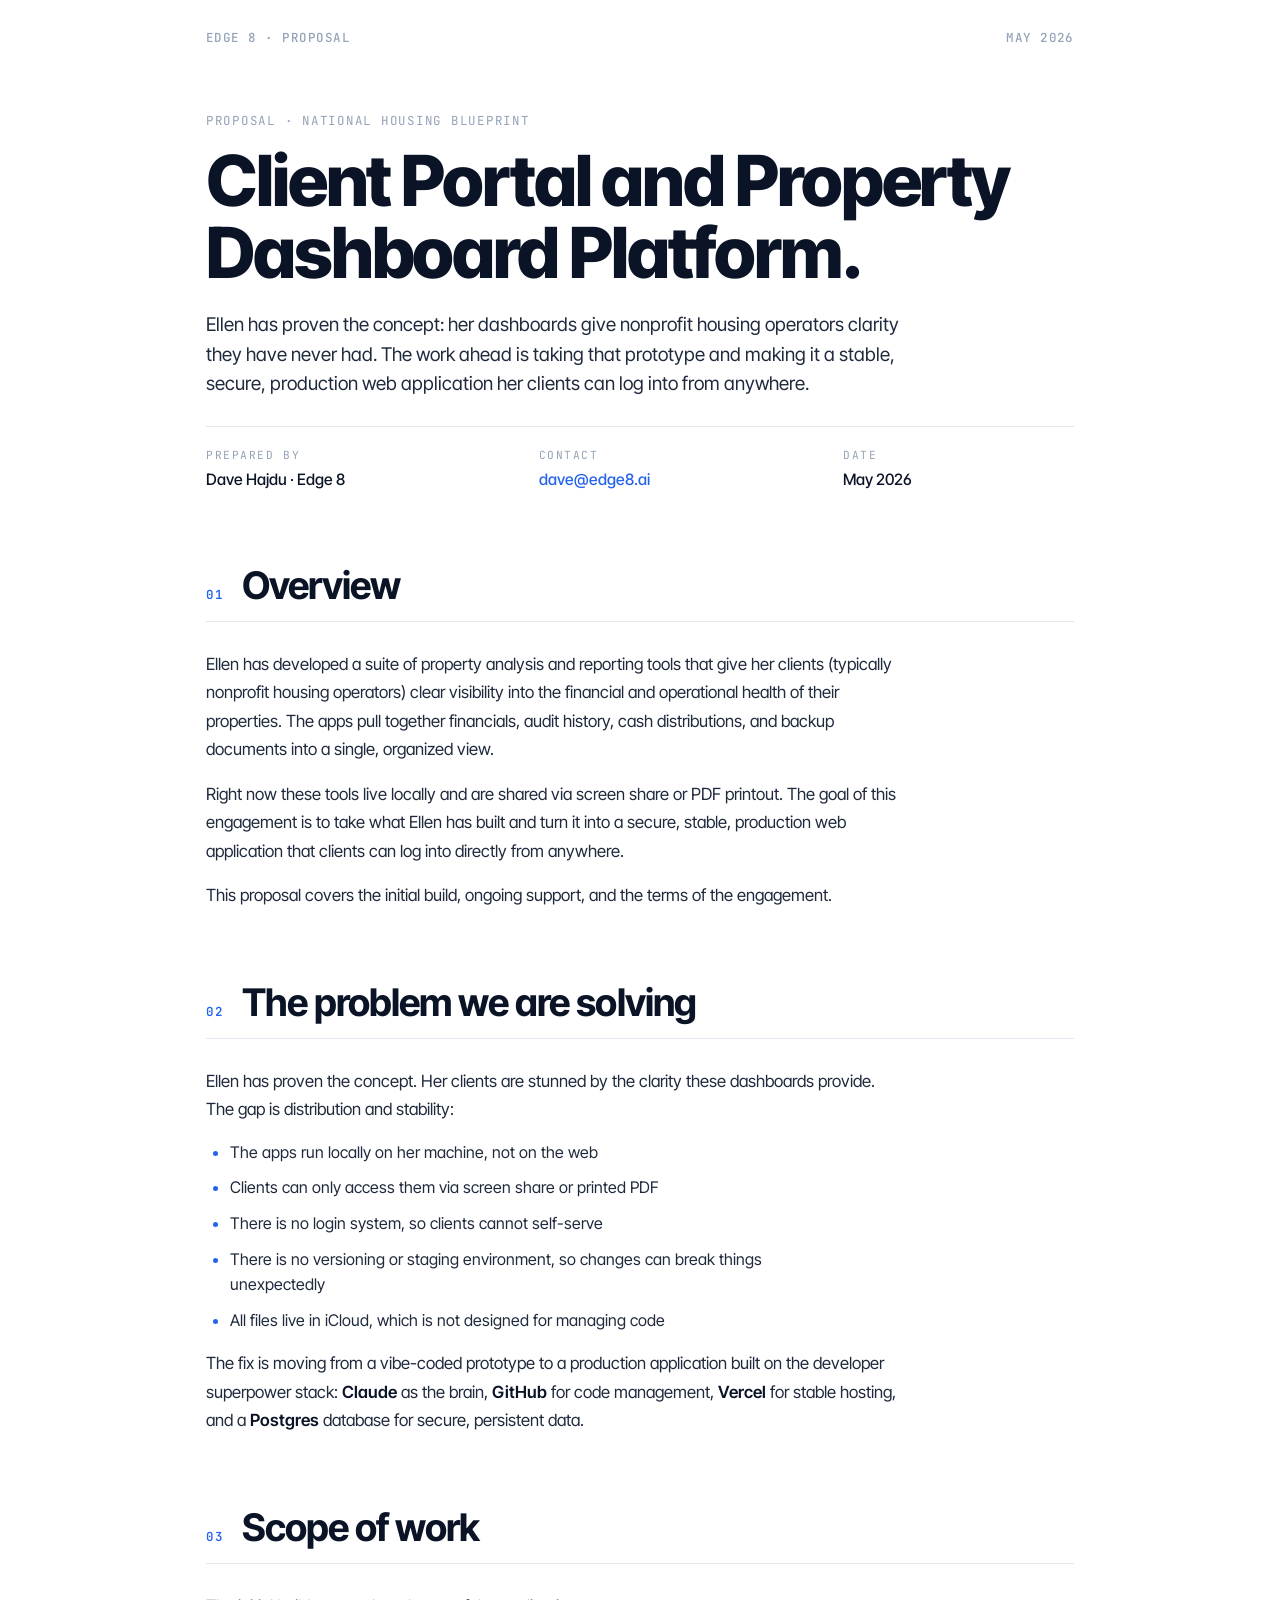
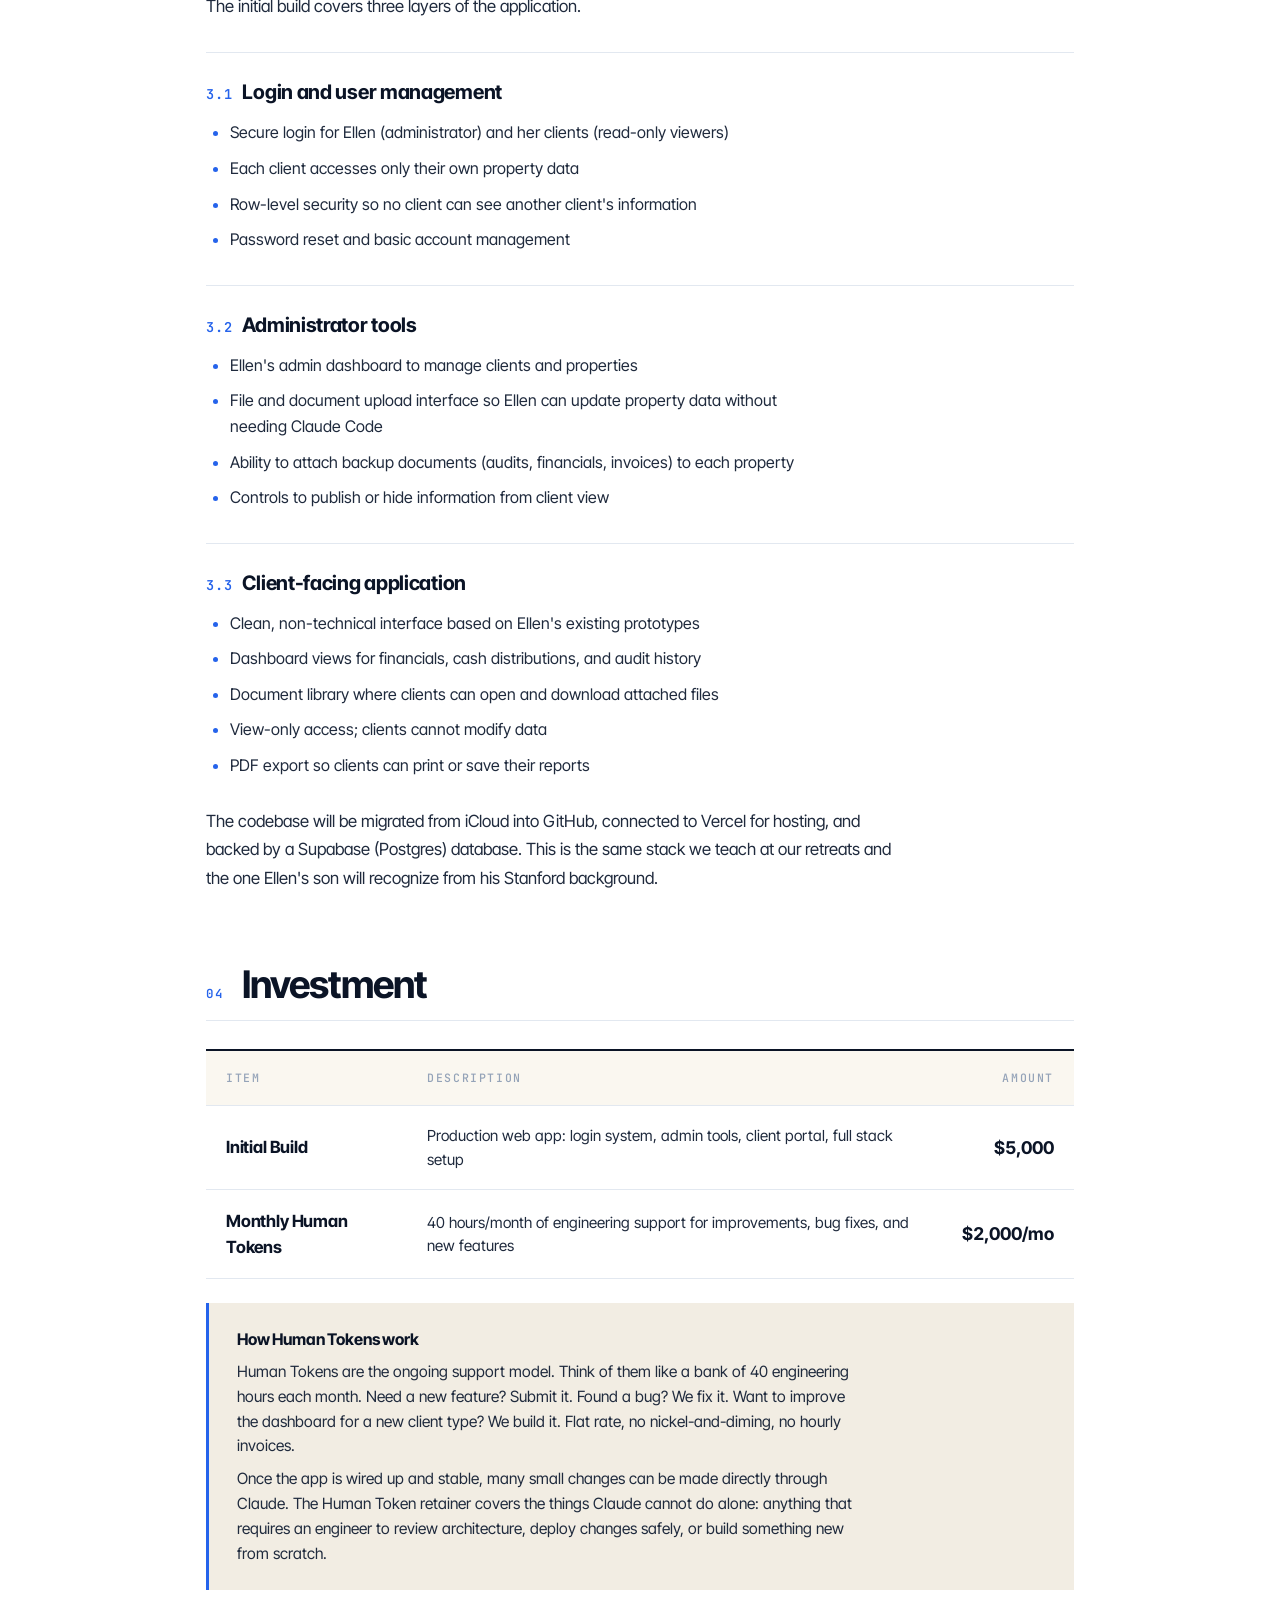
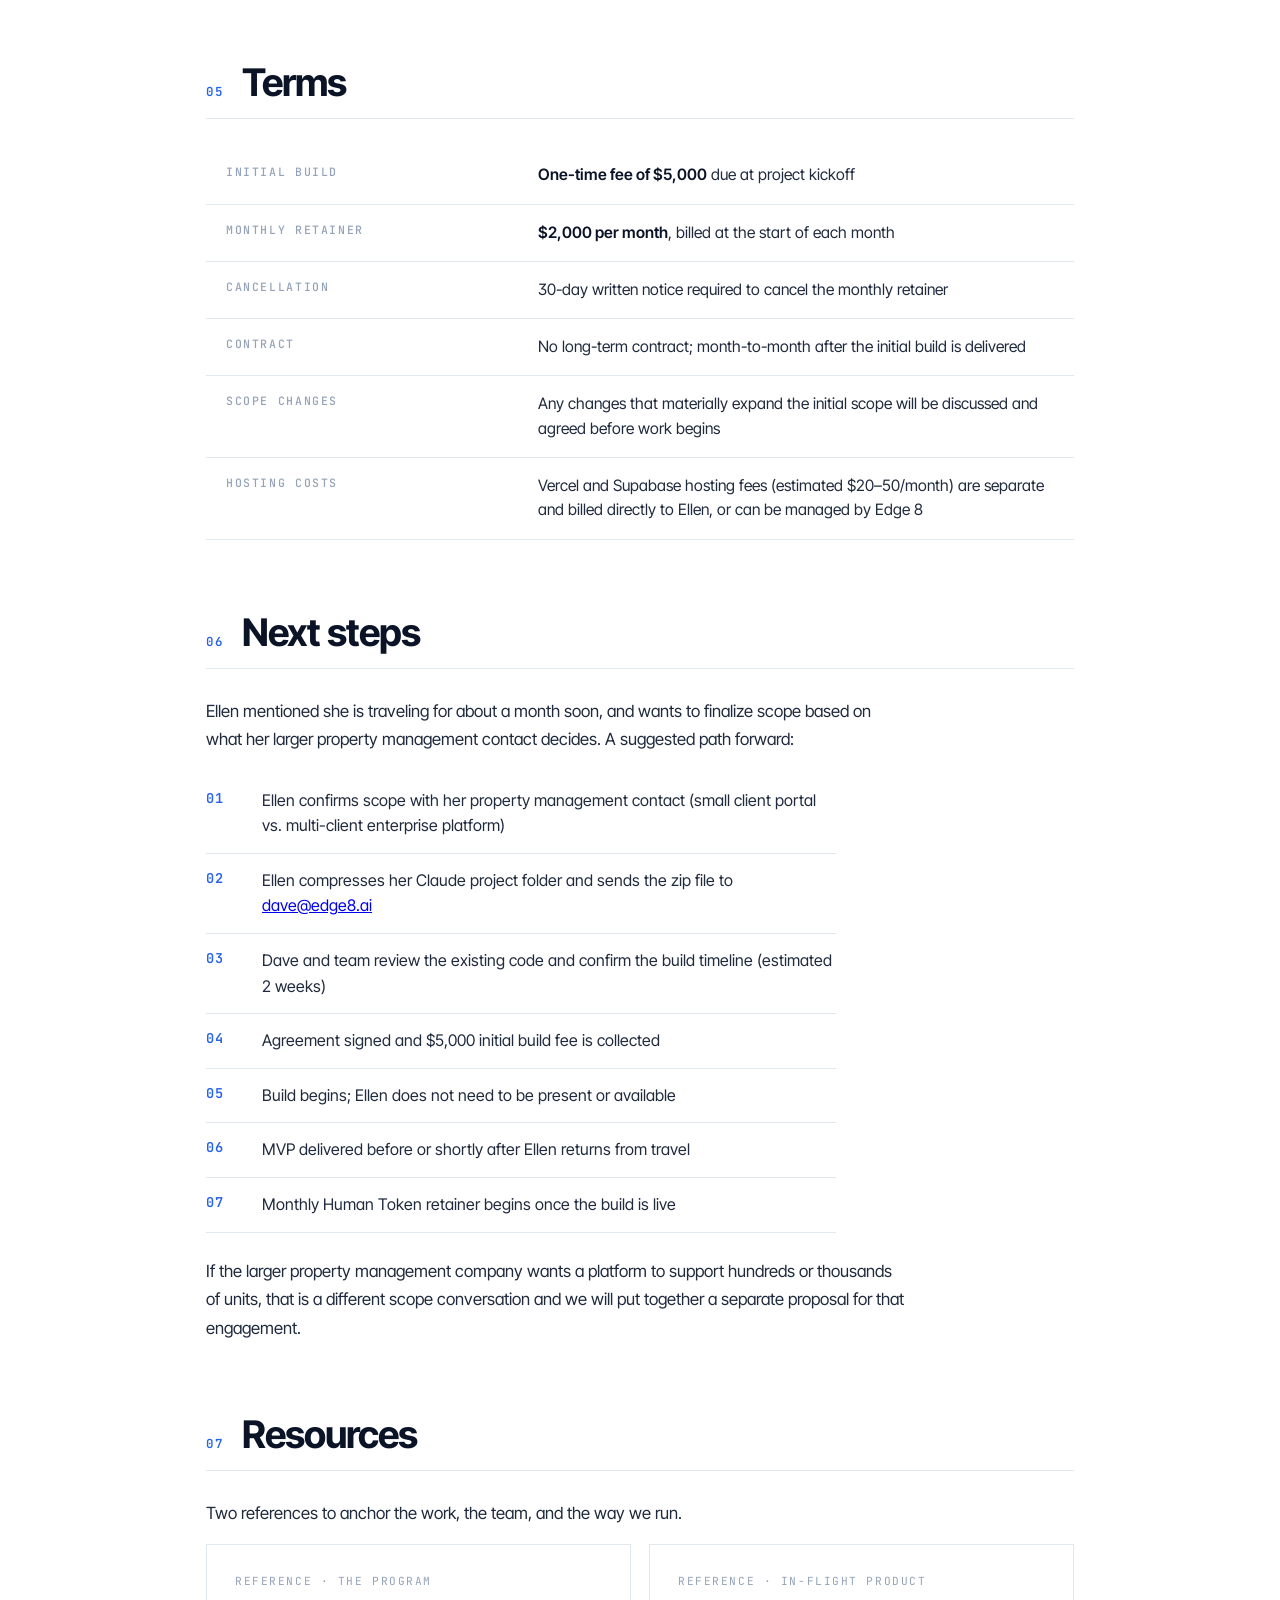
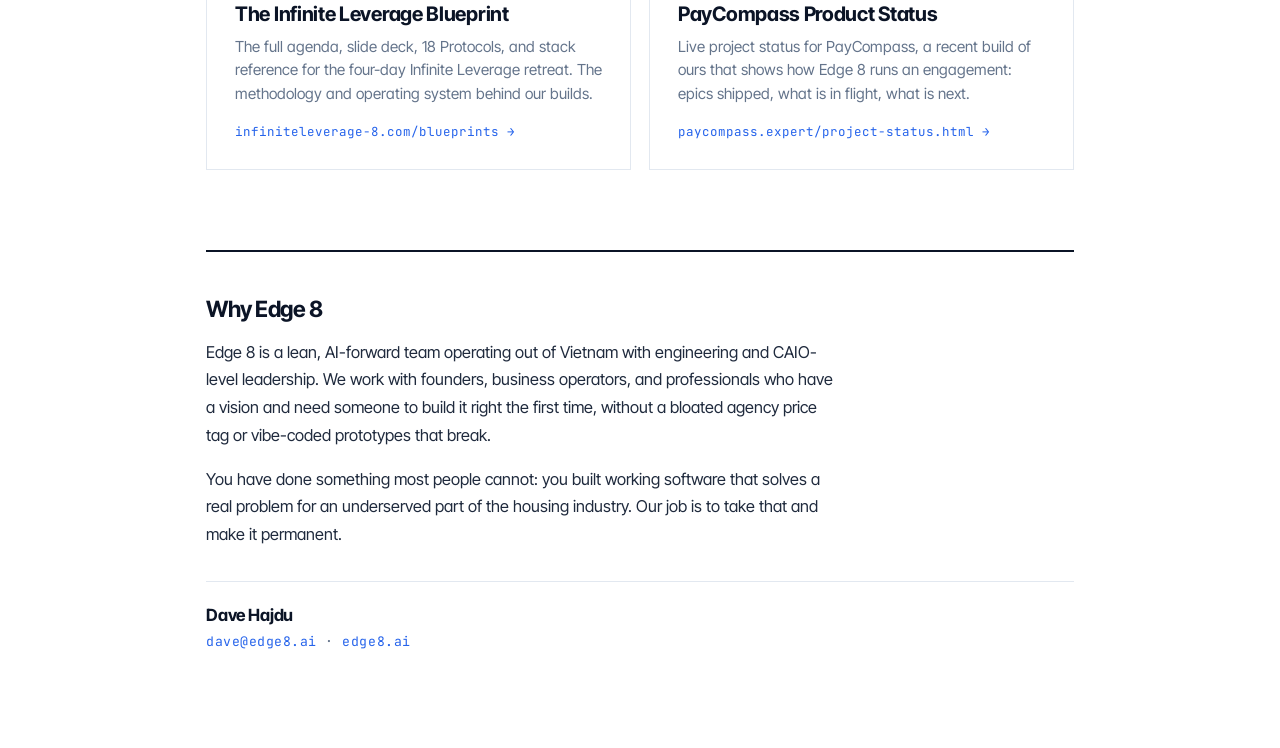
<file: public/proposals/national-housing/index.html>
<!DOCTYPE html>
<html lang="en">
<head>
<meta charset="UTF-8">
<meta name="viewport" content="width=device-width, initial-scale=1">
<title>National Housing Blueprint · Proposal · Edge 8 AI</title>
<link rel="preconnect" href="https://fonts.googleapis.com">
<link rel="preconnect" href="https://fonts.gstatic.com" crossorigin>
<link href="https://fonts.googleapis.com/css2?family=Inter+Tight:wght@400;500;600;700;800&family=JetBrains+Mono:wght@400;500&display=swap" rel="stylesheet">
<style>
  :root {
    --ink: #0B1426;
    --ink-soft: #1F2A3D;
    --gray-1: #94A3B8;
    --gray-2: #64748B;
    --gray-3: #CBD5E1;
    --rule: #E2E8F0;
    --rule-strong: #94A3B8;
    --blue: #2563EB;
    --blue-soft: #DBEAFE;
    --cream: #F2EDE3;
    --cream-soft: #FAF7F0;
    --paper: #FFFFFF;
  }
  * { box-sizing: border-box; }
  html, body {
    margin: 0;
    padding: 0;
    background: var(--paper);
    color: var(--ink);
    font-family: "Inter Tight", -apple-system, BlinkMacSystemFont, "Segoe UI", sans-serif;
    font-feature-settings: "ss01", "cv11";
    -webkit-font-smoothing: antialiased;
    -moz-osx-font-smoothing: grayscale;
    line-height: 1.55;
  }
  .top { padding: 28px 56px 0; max-width: 980px; margin: 0 auto; }
  .meta-row {
    display: flex;
    justify-content: space-between;
    align-items: center;
    font-family: "JetBrains Mono", monospace;
    font-size: 0.78rem;
    letter-spacing: 0.12em;
    color: var(--gray-1);
    text-transform: uppercase;
    font-weight: 500;
  }
  .page {
    max-width: 980px;
    margin: 0 auto;
    padding: 0 56px 96px;
  }

  /* Hero */
  .hero { margin: 64px 0 0; }
  .hero .kicker {
    font-family: "JetBrains Mono", monospace;
    font-size: 0.78rem;
    letter-spacing: 0.14em;
    color: var(--gray-1);
    text-transform: uppercase;
  }
  .hero h1 {
    font-size: clamp(38px, 5.5vw, 72px);
    font-weight: 800;
    line-height: 1.02;
    letter-spacing: -0.03em;
    margin: 14px 0 22px;
    max-width: 22ch;
  }
  .hero .lead {
    font-size: 1.18em;
    line-height: 1.55;
    color: var(--ink-soft);
    max-width: 64ch;
  }
  .hero .prep {
    margin-top: 28px;
    padding-top: 20px;
    border-top: 1px solid var(--rule);
    display: grid;
    grid-template-columns: repeat(3, auto);
    gap: 32px;
  }
  .hero .prep .item .label {
    font-family: "JetBrains Mono", monospace;
    font-size: 0.7rem;
    letter-spacing: 0.14em;
    color: var(--gray-1);
    text-transform: uppercase;
    margin-bottom: 4px;
  }
  .hero .prep .item .value {
    font-size: 0.98rem;
    color: var(--ink);
    font-weight: 500;
  }
  .hero .prep .item .value a { color: var(--blue); text-decoration: none; }
  .hero .prep .item .value a:hover { text-decoration: underline; }

  /* Section pattern */
  .section { margin: 72px 0 0; }
  .section .head {
    display: flex;
    align-items: baseline;
    gap: 18px;
    border-bottom: 1px solid var(--rule);
    padding-bottom: 14px;
    margin-bottom: 28px;
  }
  .section .head .num {
    font-family: "JetBrains Mono", monospace;
    font-size: 0.78rem;
    letter-spacing: 0.14em;
    color: var(--blue);
    font-weight: 600;
  }
  .section .head h2 {
    font-size: clamp(28px, 3vw, 38px);
    font-weight: 700;
    margin: 0;
    letter-spacing: -0.025em;
    color: var(--ink);
    line-height: 1.1;
  }
  .section p {
    font-size: 1.05rem;
    line-height: 1.7;
    color: var(--ink-soft);
    margin: 0 0 16px;
    max-width: 70ch;
  }
  .section p strong { color: var(--ink); font-weight: 600; }
  .section ul {
    margin: 0 0 16px;
    padding-left: 24px;
    max-width: 70ch;
  }
  .section ul li {
    margin-bottom: 10px;
    color: var(--ink-soft);
    line-height: 1.6;
  }
  .section ul li::marker { color: var(--blue); }

  /* Sub-sections under Scope */
  .sub {
    margin-top: 32px;
    padding-top: 24px;
    border-top: 1px solid var(--rule);
  }
  .sub:first-of-type { padding-top: 0; border-top: none; margin-top: 16px; }
  .sub h3 {
    font-size: 1.25rem;
    font-weight: 700;
    margin: 0 0 12px;
    letter-spacing: -0.015em;
    color: var(--ink);
  }
  .sub h3 .num {
    font-family: "JetBrains Mono", monospace;
    font-size: 0.85rem;
    color: var(--blue);
    font-weight: 600;
    margin-right: 10px;
    letter-spacing: 0.06em;
  }

  /* Investment table */
  .investment-table {
    margin: 16px 0 24px;
    width: 100%;
    border-collapse: collapse;
    border-top: 2px solid var(--ink);
    border-bottom: 1px solid var(--rule);
  }
  .investment-table th, .investment-table td {
    text-align: left;
    padding: 18px 20px;
    border-bottom: 1px solid var(--rule);
  }
  .investment-table th {
    font-family: "JetBrains Mono", monospace;
    font-size: 0.72rem;
    letter-spacing: 0.14em;
    color: var(--gray-1);
    text-transform: uppercase;
    font-weight: 500;
    background: var(--cream-soft);
  }
  .investment-table td.item {
    font-weight: 700;
    color: var(--ink);
    font-size: 1.05rem;
    letter-spacing: -0.01em;
  }
  .investment-table td.desc {
    color: var(--ink-soft);
    line-height: 1.55;
    font-size: 0.95rem;
  }
  .investment-table td.amount {
    font-weight: 700;
    color: var(--ink);
    font-size: 1.1rem;
    text-align: right;
    white-space: nowrap;
    font-feature-settings: "tnum";
  }

  /* Callout */
  .callout {
    margin: 24px 0;
    padding: 24px 28px;
    background: var(--cream);
    border-left: 3px solid var(--blue);
  }
  .callout h4 {
    font-size: 1rem;
    margin: 0 0 8px;
    font-weight: 700;
    color: var(--ink);
    letter-spacing: -0.01em;
  }
  .callout p {
    margin: 0 0 8px;
    font-size: 0.97rem;
    color: var(--ink-soft);
    line-height: 1.6;
  }
  .callout p:last-child { margin: 0; }

  /* Terms table */
  .terms-table {
    width: 100%;
    border-collapse: collapse;
    margin: 16px 0 0;
  }
  .terms-table td {
    padding: 16px 20px;
    border-bottom: 1px solid var(--rule);
    vertical-align: top;
  }
  .terms-table td.label {
    font-family: "JetBrains Mono", monospace;
    font-size: 0.72rem;
    letter-spacing: 0.14em;
    color: var(--gray-1);
    text-transform: uppercase;
    font-weight: 500;
    width: 36%;
    padding-right: 24px;
  }
  .terms-table td.value {
    color: var(--ink-soft);
    line-height: 1.55;
    font-size: 0.98rem;
  }
  .terms-table td.value strong {
    color: var(--ink);
    font-weight: 600;
  }

  /* Ordered Next-Steps */
  .steps {
    list-style: none;
    counter-reset: step;
    padding-left: 0;
    margin: 20px 0 0;
    max-width: 70ch;
  }
  .steps li {
    counter-increment: step;
    position: relative;
    padding: 14px 0 14px 56px;
    border-bottom: 1px solid var(--rule);
    color: var(--ink-soft);
    line-height: 1.6;
  }
  .steps li::before {
    content: counter(step, decimal-leading-zero);
    position: absolute;
    left: 0;
    top: 14px;
    font-family: "JetBrains Mono", monospace;
    font-size: 0.85rem;
    color: var(--blue);
    font-weight: 600;
    letter-spacing: 0.06em;
  }

  /* Resources cards */
  .resources {
    display: grid;
    grid-template-columns: 1fr 1fr;
    gap: 18px;
    margin-top: 8px;
  }
  .resource {
    border: 1px solid var(--rule);
    padding: 28px 28px;
    background: var(--paper);
    text-decoration: none;
    color: inherit;
    display: flex;
    flex-direction: column;
    transition: border-color 0.15s, background 0.15s;
  }
  .resource:hover {
    border-color: var(--ink);
    background: var(--cream-soft);
  }
  .resource .label {
    font-family: "JetBrains Mono", monospace;
    font-size: 0.7rem;
    letter-spacing: 0.14em;
    color: var(--gray-1);
    text-transform: uppercase;
    margin-bottom: 12px;
  }
  .resource .title {
    font-size: 1.25rem;
    font-weight: 700;
    color: var(--ink);
    letter-spacing: -0.015em;
    line-height: 1.25;
    margin-bottom: 8px;
  }
  .resource .desc {
    font-size: 0.95rem;
    color: var(--gray-2);
    line-height: 1.55;
    margin-bottom: 16px;
    flex: 1;
  }
  .resource .link {
    font-family: "JetBrains Mono", monospace;
    font-size: 0.78rem;
    color: var(--blue);
    letter-spacing: 0.08em;
  }

  /* Signoff */
  .signoff {
    margin: 80px 0 0;
    padding-top: 40px;
    border-top: 2px solid var(--ink);
  }
  .signoff h3 {
    font-size: 1.4rem;
    font-weight: 700;
    margin: 0 0 12px;
    letter-spacing: -0.02em;
  }
  .signoff p {
    color: var(--ink-soft);
    line-height: 1.7;
    max-width: 70ch;
    margin: 0 0 16px;
    font-size: 1.02rem;
  }
  .signoff .sig {
    margin-top: 32px;
    padding-top: 20px;
    border-top: 1px solid var(--rule);
  }
  .signoff .sig .name {
    font-size: 1.05rem;
    font-weight: 700;
    color: var(--ink);
    letter-spacing: -0.01em;
  }
  .signoff .sig .contact {
    font-family: "JetBrains Mono", monospace;
    font-size: 0.82rem;
    color: var(--gray-2);
    margin-top: 4px;
    letter-spacing: 0.04em;
  }
  .signoff .sig .contact a { color: var(--blue); text-decoration: none; }

  @media (max-width: 760px) {
    .top, .page { padding-left: 24px; padding-right: 24px; }
    .hero .prep { grid-template-columns: 1fr; gap: 18px; }
    .resources { grid-template-columns: 1fr; }
    .investment-table th:nth-child(2),
    .investment-table td.desc { display: none; }
    .terms-table td.label { width: 40%; padding-right: 12px; }
  }
</style>
</head>
<body>

<div class="top">
  <div class="meta-row">
    <span>Edge 8 · Proposal</span>
    <span>May 2026</span>
  </div>
</div>

<div class="page">

  <section class="hero">
    <div class="kicker">Proposal · National Housing Blueprint</div>
    <h1>Client Portal and Property Dashboard Platform.</h1>
    <p class="lead">Ellen has proven the concept: her dashboards give nonprofit housing operators clarity they have never had. The work ahead is taking that prototype and making it a stable, secure, production web application her clients can log into from anywhere.</p>
    <div class="prep">
      <div class="item">
        <div class="label">Prepared by</div>
        <div class="value">Dave Hajdu · Edge 8</div>
      </div>
      <div class="item">
        <div class="label">Contact</div>
        <div class="value"><a href="mailto:dave@edge8.ai">dave@edge8.ai</a></div>
      </div>
      <div class="item">
        <div class="label">Date</div>
        <div class="value">May 2026</div>
      </div>
    </div>
  </section>

  <section class="section">
    <div class="head">
      <span class="num">01</span>
      <h2>Overview</h2>
    </div>
    <p>Ellen has developed a suite of property analysis and reporting tools that give her clients (typically nonprofit housing operators) clear visibility into the financial and operational health of their properties. The apps pull together financials, audit history, cash distributions, and backup documents into a single, organized view.</p>
    <p>Right now these tools live locally and are shared via screen share or PDF printout. The goal of this engagement is to take what Ellen has built and turn it into a secure, stable, production web application that clients can log into directly from anywhere.</p>
    <p>This proposal covers the initial build, ongoing support, and the terms of the engagement.</p>
  </section>

  <section class="section">
    <div class="head">
      <span class="num">02</span>
      <h2>The problem we are solving</h2>
    </div>
    <p>Ellen has proven the concept. Her clients are stunned by the clarity these dashboards provide. The gap is distribution and stability:</p>
    <ul>
      <li>The apps run locally on her machine, not on the web</li>
      <li>Clients can only access them via screen share or printed PDF</li>
      <li>There is no login system, so clients cannot self-serve</li>
      <li>There is no versioning or staging environment, so changes can break things unexpectedly</li>
      <li>All files live in iCloud, which is not designed for managing code</li>
    </ul>
    <p>The fix is moving from a vibe-coded prototype to a production application built on the developer superpower stack: <strong>Claude</strong> as the brain, <strong>GitHub</strong> for code management, <strong>Vercel</strong> for stable hosting, and a <strong>Postgres</strong> database for secure, persistent data.</p>
  </section>

  <section class="section">
    <div class="head">
      <span class="num">03</span>
      <h2>Scope of work</h2>
    </div>
    <p>The initial build covers three layers of the application.</p>

    <div class="sub">
      <h3><span class="num">3.1</span>Login and user management</h3>
      <ul>
        <li>Secure login for Ellen (administrator) and her clients (read-only viewers)</li>
        <li>Each client accesses only their own property data</li>
        <li>Row-level security so no client can see another client's information</li>
        <li>Password reset and basic account management</li>
      </ul>
    </div>

    <div class="sub">
      <h3><span class="num">3.2</span>Administrator tools</h3>
      <ul>
        <li>Ellen's admin dashboard to manage clients and properties</li>
        <li>File and document upload interface so Ellen can update property data without needing Claude Code</li>
        <li>Ability to attach backup documents (audits, financials, invoices) to each property</li>
        <li>Controls to publish or hide information from client view</li>
      </ul>
    </div>

    <div class="sub">
      <h3><span class="num">3.3</span>Client-facing application</h3>
      <ul>
        <li>Clean, non-technical interface based on Ellen's existing prototypes</li>
        <li>Dashboard views for financials, cash distributions, and audit history</li>
        <li>Document library where clients can open and download attached files</li>
        <li>View-only access; clients cannot modify data</li>
        <li>PDF export so clients can print or save their reports</li>
      </ul>
    </div>

    <p style="margin-top: 28px;">The codebase will be migrated from iCloud into GitHub, connected to Vercel for hosting, and backed by a Supabase (Postgres) database. This is the same stack we teach at our retreats and the one Ellen's son will recognize from his Stanford background.</p>
  </section>

  <section class="section">
    <div class="head">
      <span class="num">04</span>
      <h2>Investment</h2>
    </div>
    <table class="investment-table">
      <thead>
        <tr>
          <th>Item</th>
          <th>Description</th>
          <th style="text-align: right;">Amount</th>
        </tr>
      </thead>
      <tbody>
        <tr>
          <td class="item">Initial Build</td>
          <td class="desc">Production web app: login system, admin tools, client portal, full stack setup</td>
          <td class="amount">$5,000</td>
        </tr>
        <tr>
          <td class="item">Monthly Human Tokens</td>
          <td class="desc">40 hours/month of engineering support for improvements, bug fixes, and new features</td>
          <td class="amount">$2,000/mo</td>
        </tr>
      </tbody>
    </table>

    <div class="callout">
      <h4>How Human Tokens work</h4>
      <p>Human Tokens are the ongoing support model. Think of them like a bank of 40 engineering hours each month. Need a new feature? Submit it. Found a bug? We fix it. Want to improve the dashboard for a new client type? We build it. Flat rate, no nickel-and-diming, no hourly invoices.</p>
      <p>Once the app is wired up and stable, many small changes can be made directly through Claude. The Human Token retainer covers the things Claude cannot do alone: anything that requires an engineer to review architecture, deploy changes safely, or build something new from scratch.</p>
    </div>
  </section>

  <section class="section">
    <div class="head">
      <span class="num">05</span>
      <h2>Terms</h2>
    </div>
    <table class="terms-table">
      <tr>
        <td class="label">Initial Build</td>
        <td class="value"><strong>One-time fee of $5,000</strong> due at project kickoff</td>
      </tr>
      <tr>
        <td class="label">Monthly Retainer</td>
        <td class="value"><strong>$2,000 per month</strong>, billed at the start of each month</td>
      </tr>
      <tr>
        <td class="label">Cancellation</td>
        <td class="value">30-day written notice required to cancel the monthly retainer</td>
      </tr>
      <tr>
        <td class="label">Contract</td>
        <td class="value">No long-term contract; month-to-month after the initial build is delivered</td>
      </tr>
      <tr>
        <td class="label">Scope Changes</td>
        <td class="value">Any changes that materially expand the initial scope will be discussed and agreed before work begins</td>
      </tr>
      <tr>
        <td class="label">Hosting Costs</td>
        <td class="value">Vercel and Supabase hosting fees (estimated $20–50/month) are separate and billed directly to Ellen, or can be managed by Edge 8</td>
      </tr>
    </table>
  </section>

  <section class="section">
    <div class="head">
      <span class="num">06</span>
      <h2>Next steps</h2>
    </div>
    <p>Ellen mentioned she is traveling for about a month soon, and wants to finalize scope based on what her larger property management contact decides. A suggested path forward:</p>
    <ol class="steps">
      <li>Ellen confirms scope with her property management contact (small client portal vs. multi-client enterprise platform)</li>
      <li>Ellen compresses her Claude project folder and sends the zip file to <a href="mailto:dave@edge8.ai">dave@edge8.ai</a></li>
      <li>Dave and team review the existing code and confirm the build timeline (estimated 2 weeks)</li>
      <li>Agreement signed and $5,000 initial build fee is collected</li>
      <li>Build begins; Ellen does not need to be present or available</li>
      <li>MVP delivered before or shortly after Ellen returns from travel</li>
      <li>Monthly Human Token retainer begins once the build is live</li>
    </ol>
    <p style="margin-top: 24px;">If the larger property management company wants a platform to support hundreds or thousands of units, that is a different scope conversation and we will put together a separate proposal for that engagement.</p>
  </section>

  <section class="section">
    <div class="head">
      <span class="num">07</span>
      <h2>Resources</h2>
    </div>
    <p>Two references to anchor the work, the team, and the way we run.</p>
    <div class="resources">
      <a class="resource" href="https://infiniteleverage-8.com/blueprints" target="_blank" rel="noopener">
        <div class="label">Reference · the program</div>
        <div class="title">The Infinite Leverage Blueprint</div>
        <div class="desc">The full agenda, slide deck, 18 Protocols, and stack reference for the four-day Infinite Leverage retreat. The methodology and operating system behind our builds.</div>
        <div class="link">infiniteleverage-8.com/blueprints →</div>
      </a>
      <a class="resource" href="https://paycompass.expert/project-status.html" target="_blank" rel="noopener">
        <div class="label">Reference · in-flight product</div>
        <div class="title">PayCompass Product Status</div>
        <div class="desc">Live project status for PayCompass, a recent build of ours that shows how Edge 8 runs an engagement: epics shipped, what is in flight, what is next.</div>
        <div class="link">paycompass.expert/project-status.html →</div>
      </a>
    </div>
  </section>

  <section class="signoff">
    <h3>Why Edge 8</h3>
    <p>Edge 8 is a lean, AI-forward team operating out of Vietnam with engineering and CAIO-level leadership. We work with founders, business operators, and professionals who have a vision and need someone to build it right the first time, without a bloated agency price tag or vibe-coded prototypes that break.</p>
    <p>You have done something most people cannot: you built working software that solves a real problem for an underserved part of the housing industry. Our job is to take that and make it permanent.</p>
    <div class="sig">
      <div class="name">Dave Hajdu</div>
      <div class="contact"><a href="mailto:dave@edge8.ai">dave@edge8.ai</a> · <a href="https://edge8.ai" target="_blank" rel="noopener">edge8.ai</a></div>
    </div>
  </section>

</div>

</body>
</html>
</file>
